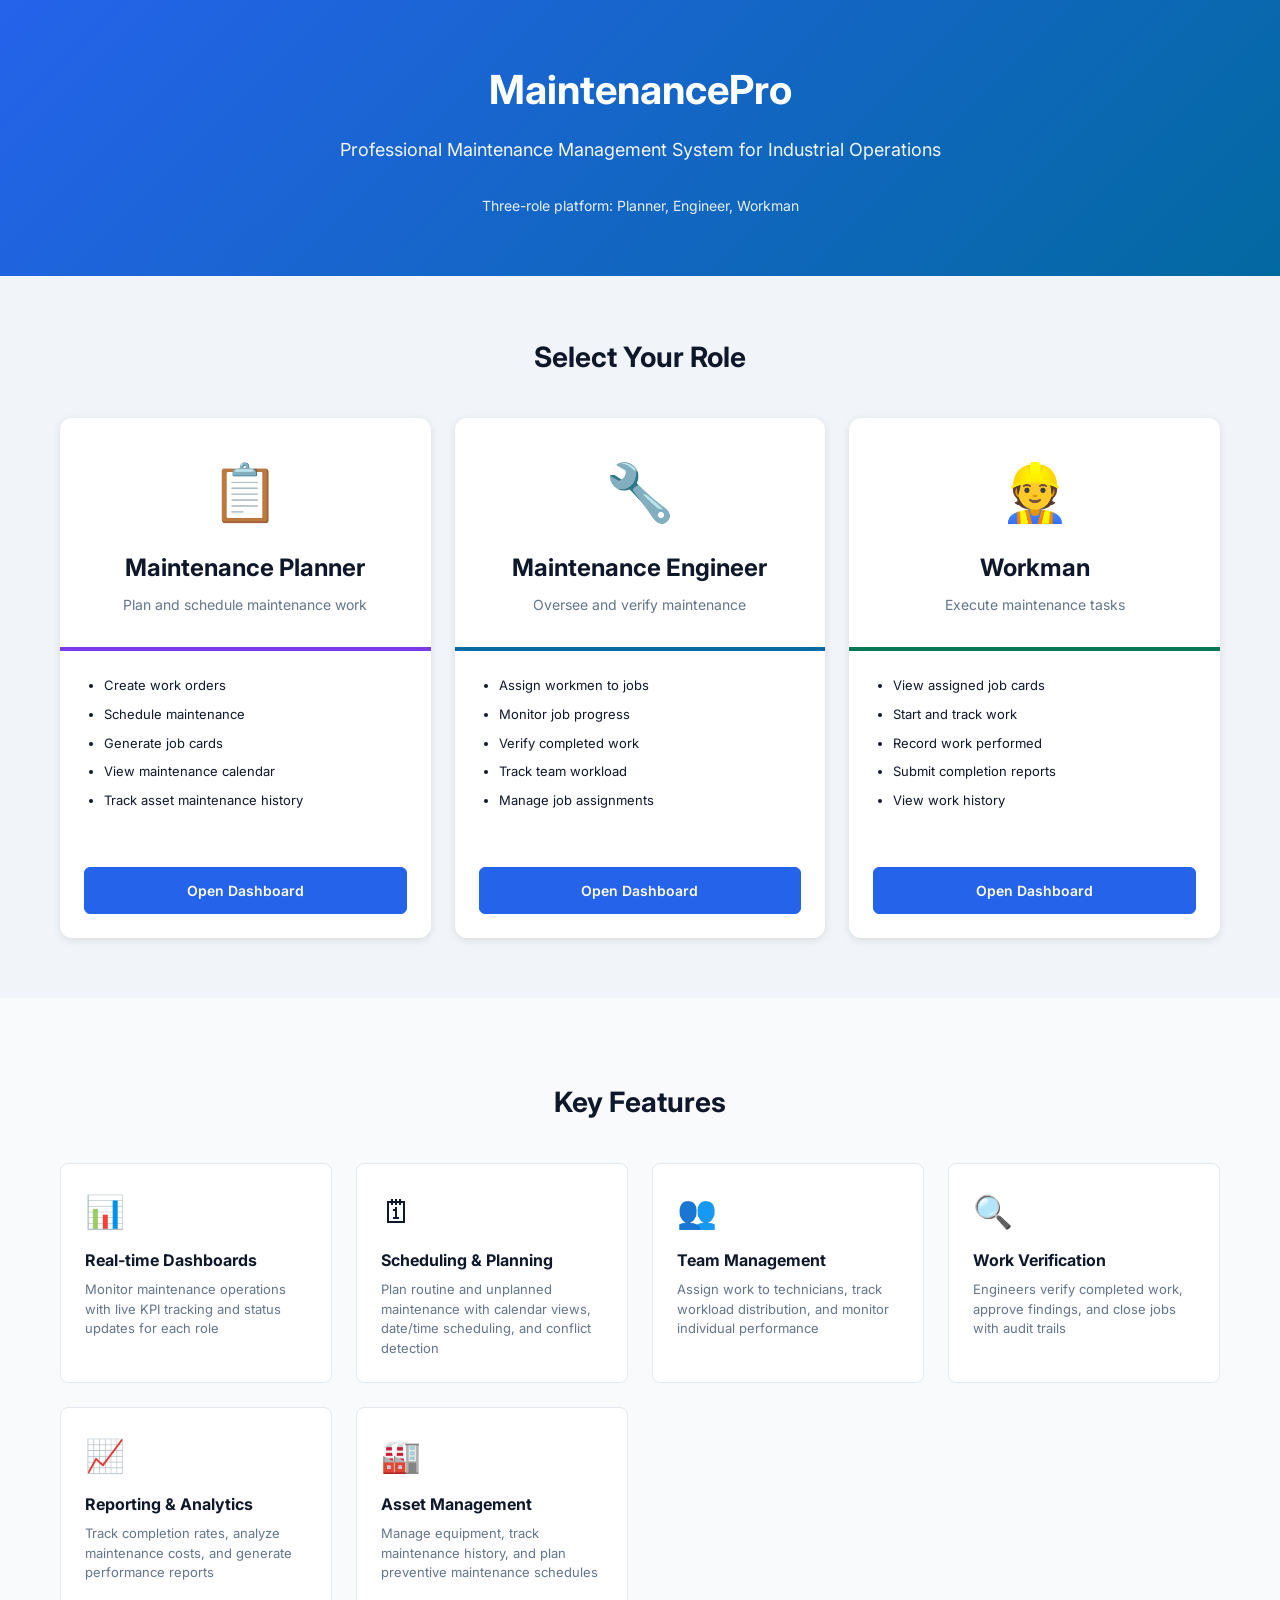
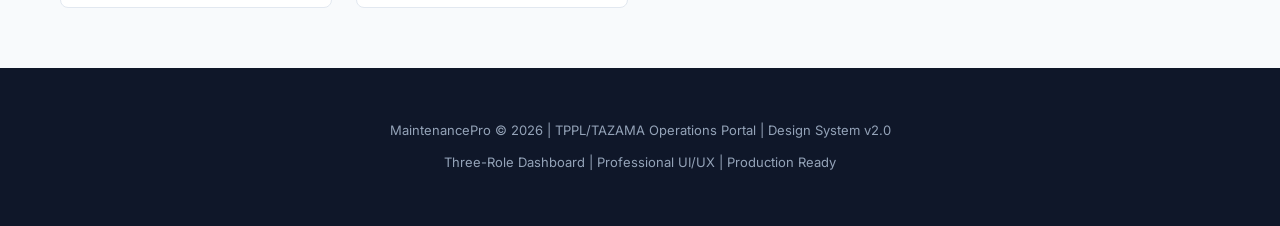
<file: maintenance-v2/INDEX.html>
<!DOCTYPE html>
<html lang="en">
<head>
    <meta charset="UTF-8">
    <meta name="viewport" content="width=device-width, initial-scale=1.0">
    <title>MaintenancePro - Maintenance Management System</title>
    <link rel="stylesheet" href="design-system.css">
    <style>
        .hero {
            background: linear-gradient(135deg, #2563eb 0%, #0369a1 100%);
            color: white;
            padding: 60px 20px;
            text-align: center;
            margin-bottom: 60px;
        }
        .hero h1 {
            font-size: 40px;
            margin: 0 0 16px 0;
            font-weight: 700;
        }
        .hero p {
            font-size: 18px;
            margin: 0 0 32px 0;
            opacity: 0.95;
        }
        .role-cards {
            display: grid;
            grid-template-columns: repeat(auto-fit, minmax(280px, 1fr));
            gap: 24px;
            margin-top: 40px;
        }
        .role-card {
            background: white;
            border-radius: 12px;
            overflow: hidden;
            box-shadow: 0 2px 8px rgba(0,0,0,0.1);
            transition: all 0.3s ease;
            display: flex;
            flex-direction: column;
        }
        .role-card:hover {
            transform: translateY(-4px);
            box-shadow: 0 8px 16px rgba(0,0,0,0.15);
        }
        .role-card-header {
            padding: 32px 24px;
            text-align: center;
        }
        .role-icon {
            font-size: 56px;
            margin-bottom: 16px;
        }
        .role-card h3 {
            font-size: 24px;
            font-weight: 700;
            margin: 0 0 8px 0;
        }
        .role-card p {
            color: var(--muted-foreground);
            font-size: 14px;
            line-height: 1.5;
            margin: 0;
        }
        .role-card-color {
            height: 4px;
        }
        .role-card-body {
            padding: 24px;
            flex: 1;
            display: flex;
            flex-direction: column;
        }
        .role-card-body ul {
            margin: 0 0 24px 0;
            padding: 0 0 0 20px;
            font-size: 13px;
            line-height: 1.6;
        }
        .role-card-body li {
            margin-bottom: 8px;
            color: var(--foreground);
        }
        .role-card-footer {
            padding: 0 24px 24px 24px;
            display: flex;
            gap: 8px;
        }
        .btn-large {
            flex: 1;
            padding: 12px 16px;
            font-size: 14px;
            font-weight: 600;
        }
        .color-planner { background: #7c3aed; }
        .color-engineer { background: #0369a1; }
        .color-workman { background: #047857; }
        .features {
            background: #f8fafc;
            padding: 60px 20px;
            margin-top: 60px;
        }
        .features h2 {
            text-align: center;
            font-size: 28px;
            margin-bottom: 40px;
        }
        .feature-grid {
            display: grid;
            grid-template-columns: repeat(auto-fit, minmax(240px, 1fr));
            gap: 24px;
            max-width: 1200px;
            margin: 0 auto;
        }
        .feature-item {
            background: white;
            padding: 24px;
            border-radius: 8px;
            border: 1px solid var(--border);
        }
        .feature-item h4 {
            font-size: 16px;
            margin-top: 12px;
            margin-bottom: 8px;
            color: var(--foreground);
        }
        .feature-item p {
            font-size: 13px;
            color: var(--muted-foreground);
            line-height: 1.5;
            margin: 0;
        }
        .feature-icon {
            font-size: 32px;
        }
        .container {
            max-width: 1200px;
            margin: 0 auto;
            padding: 0 20px;
        }
        .footer {
            background: #0f1729;
            color: #94a3b8;
            padding: 40px 20px;
            text-align: center;
            font-size: 13px;
        }
    </style>
</head>
<body>
    <!-- Hero Section -->
    <section class="hero">
        <div class="container">
            <h1>MaintenancePro</h1>
            <p>Professional Maintenance Management System for Industrial Operations</p>
            <div style="font-size: 14px; opacity: 0.9;">Three-role platform: Planner, Engineer, Workman</div>
        </div>
    </section>

    <!-- Role Selection -->
    <section class="container">
        <h2 style="text-align: center; font-size: 28px; margin-bottom: 40px; color: var(--foreground);">Select Your Role</h2>
        
        <div class="role-cards">
            <!-- Planner Card -->
            <div class="role-card">
                <div class="role-card-header">
                    <div class="role-icon">📋</div>
                    <h3>Maintenance Planner</h3>
                    <p>Plan and schedule maintenance work</p>
                </div>
                <div class="role-card-color color-planner"></div>
                <div class="role-card-body">
                    <ul>
                        <li>Create work orders</li>
                        <li>Schedule maintenance</li>
                        <li>Generate job cards</li>
                        <li>View maintenance calendar</li>
                        <li>Track asset maintenance history</li>
                    </ul>
                </div>
                <div class="role-card-footer">
                    <a href="dashboard-planner.html" class="btn btn-primary btn-large">Open Dashboard</a>
                </div>
            </div>

            <!-- Engineer Card -->
            <div class="role-card">
                <div class="role-card-header">
                    <div class="role-icon">🔧</div>
                    <h3>Maintenance Engineer</h3>
                    <p>Oversee and verify maintenance</p>
                </div>
                <div class="role-card-color color-engineer"></div>
                <div class="role-card-body">
                    <ul>
                        <li>Assign workmen to jobs</li>
                        <li>Monitor job progress</li>
                        <li>Verify completed work</li>
                        <li>Track team workload</li>
                        <li>Manage job assignments</li>
                    </ul>
                </div>
                <div class="role-card-footer">
                    <a href="dashboard-engineer.html" class="btn btn-primary btn-large">Open Dashboard</a>
                </div>
            </div>

            <!-- Workman Card -->
            <div class="role-card">
                <div class="role-card-header">
                    <div class="role-icon">👷</div>
                    <h3>Workman</h3>
                    <p>Execute maintenance tasks</p>
                </div>
                <div class="role-card-color color-workman"></div>
                <div class="role-card-body">
                    <ul>
                        <li>View assigned job cards</li>
                        <li>Start and track work</li>
                        <li>Record work performed</li>
                        <li>Submit completion reports</li>
                        <li>View work history</li>
                    </ul>
                </div>
                <div class="role-card-footer">
                    <a href="dashboard-workman.html" class="btn btn-primary btn-large">Open Dashboard</a>
                </div>
            </div>
        </div>
    </section>

    <!-- Features Section -->
    <section class="features">
        <div class="container">
            <h2>Key Features</h2>
            <div class="feature-grid">
                <div class="feature-item">
                    <div class="feature-icon">📊</div>
                    <h4>Real-time Dashboards</h4>
                    <p>Monitor maintenance operations with live KPI tracking and status updates for each role</p>
                </div>
                <div class="feature-item">
                    <div class="feature-icon">🗓</div>
                    <h4>Scheduling & Planning</h4>
                    <p>Plan routine and unplanned maintenance with calendar views, date/time scheduling, and conflict detection</p>
                </div>
                <div class="feature-item">
                    <div class="feature-icon">👥</div>
                    <h4>Team Management</h4>
                    <p>Assign work to technicians, track workload distribution, and monitor individual performance</p>
                </div>
                <div class="feature-item">
                    <div class="feature-icon">🔍</div>
                    <h4>Work Verification</h4>
                    <p>Engineers verify completed work, approve findings, and close jobs with audit trails</p>
                </div>
                <div class="feature-item">
                    <div class="feature-icon">📈</div>
                    <h4>Reporting & Analytics</h4>
                    <p>Track completion rates, analyze maintenance costs, and generate performance reports</p>
                </div>
                <div class="feature-item">
                    <div class="feature-icon">🏭</div>
                    <h4>Asset Management</h4>
                    <p>Manage equipment, track maintenance history, and plan preventive maintenance schedules</p>
                </div>
            </div>
        </div>
    </section>

    <!-- Footer -->
    <section class="footer">
        <p>MaintenancePro © 2026 | TPPL/TAZAMA Operations Portal | Design System v2.0</p>
        <p style="margin-top: 12px;">Three-Role Dashboard | Professional UI/UX | Production Ready</p>
    </section>
</body>
</html>
</file>
<file: maintenance-v2/design-system.css>
@import url('https://fonts.googleapis.com/css2?family=Inter:wght@300;400;500;600;700&display=swap');

:root {
  --background: #f1f5f9;
  --foreground: #0f172a;
  --card: #ffffff;
  --card-foreground: #0f172a;
  --primary: #2563eb;
  --primary-foreground: #ffffff;
  --secondary: #e2e8f0;
  --secondary-foreground: #334155;
  --muted: #f8fafc;
  --muted-foreground: #64748b;
  --accent: #0ea5e9;
  --accent-foreground: #ffffff;
  --border: #e2e8f0;
  --ring: #2563eb;
  --radius: 6px;
  --sidebar-bg: #0f1729;
  --sidebar-text: #94a3b8;
  --sidebar-text-active: #f1f5f9;
  --sidebar-accent: #1e3a5f;
}

* {
  box-sizing: border-box;
}

html {
  font-size: 14px;
}

body {
  font-family: 'Inter', system-ui, -apple-system, sans-serif;
  background-color: var(--background);
  color: var(--foreground);
  margin: 0;
  padding: 0;
  line-height: 1.5;
  -webkit-font-smoothing: antialiased;
}

::-webkit-scrollbar {
  width: 5px;
  height: 5px;
}
::-webkit-scrollbar-track {
  background: transparent;
}
::-webkit-scrollbar-thumb {
  background: #cbd5e1;
  border-radius: 3px;
}
::-webkit-scrollbar-thumb:hover {
  background: #94a3b8;
}

/* Layout */
.layout {
  display: flex;
  height: 100vh;
  overflow: hidden;
}

/* Sidebar */
.sidebar {
  width: 240px;
  background: var(--sidebar-bg);
  border-right: 1px solid #1e293b;
  display: flex;
  flex-direction: column;
  overflow-y: auto;
  flex-shrink: 0;
  transition: width 0.2s ease;
}

.sidebar.collapsed {
  width: 64px;
}

.sidebar-header {
  display: flex;
  align-items: center;
  gap: 12px;
  padding: 14px 16px;
  height: 56px;
  flex-shrink: 0;
  border-bottom: 1px solid #1e293b;
}

.sidebar-logo {
  width: 32px;
  height: 32px;
  background: var(--primary);
  border-radius: 6px;
  display: flex;
  align-items: center;
  justify-content: center;
  color: white;
  font-weight: 700;
  font-size: 12px;
  flex-shrink: 0;
}

.sidebar-title {
  color: white;
  font-weight: 600;
  font-size: 14px;
  line-height: 1.2;
}

.sidebar-subtitle {
  font-size: 11px;
  color: var(--sidebar-text);
}

.sidebar.collapsed .sidebar-title,
.sidebar.collapsed .sidebar-subtitle {
  display: none;
}

.sidebar-nav {
  flex: 1;
  padding: 12px 8px;
  overflow-y: auto;
}

.nav-section {
  margin-bottom: 20px;
}

.nav-label {
  font-size: 11px;
  font-weight: 600;
  text-transform: uppercase;
  color: #475569;
  padding: 12px 8px;
  letter-spacing: 0.5px;
}

.sidebar.collapsed .nav-label {
  display: none;
}

.nav-link {
  display: flex;
  align-items: center;
  gap: 12px;
  padding: 10px 8px;
  border-radius: 6px;
  color: var(--sidebar-text);
  text-decoration: none;
  font-size: 14px;
  font-weight: 500;
  transition: all 0.2s;
  cursor: pointer;
  border: none;
  background: transparent;
  width: 100%;
  text-align: left;
  margin-bottom: 4px;
}

.nav-link:hover {
  background: rgba(30, 58, 95, 0.5);
  color: var(--sidebar-text-active);
}

.nav-link.active {
  background: var(--sidebar-accent);
  color: var(--sidebar-text-active);
}

.nav-icon {
  width: 20px;
  height: 20px;
  display: flex;
  align-items: center;
  justify-content: center;
  font-size: 16px;
  flex-shrink: 0;
}

.sidebar.collapsed .nav-link span:not(.nav-icon) {
  display: none;
}

.sidebar.collapsed .nav-link {
  padding: 10px;
  justify-content: center;
}

.user-section {
  padding: 15px 8px;
  margin-top: auto;
  border-top: 1px solid #1e293b;
  flex-shrink: 0;
}

.sidebar.collapsed .user-section {
  padding: 10px 8px;
}

.user-info {
  display: flex;
  align-items: center;
  gap: 12px;
  padding: 8px;
  border-radius: 6px;
}

.sidebar.collapsed .user-info {
  justify-content: center;
}

.user-avatar {
  width: 32px;
  height: 32px;
  border-radius: 50%;
  background: var(--primary);
  display: flex;
  align-items: center;
  justify-content: center;
  color: white;
  font-weight: 600;
  font-size: 12px;
  flex-shrink: 0;
}

.user-details {
  flex: 1;
  min-width: 0;
}

.sidebar.collapsed .user-details {
  display: none;
}

.user-name {
  font-size: 13px;
  font-weight: 600;
  color: white;
  white-space: nowrap;
  overflow: hidden;
  text-overflow: ellipsis;
}

.user-role {
  font-size: 11px;
  color: var(--sidebar-text);
}

.btn-logout {
  width: 32px;
  height: 32px;
  border-radius: 50%;
  background: transparent;
  border: none;
  color: var(--sidebar-text);
  cursor: pointer;
  display: flex;
  align-items: center;
  justify-content: center;
  transition: all 0.2s;
  flex-shrink: 0;
}

.btn-logout:hover {
  background: rgba(255, 59, 48, 0.2);
  color: #ff3b30;
}

/* Main area */
.main-container {
  display: flex;
  flex-direction: column;
  flex: 1;
  min-width: 0;
  overflow: hidden;
}

/* Header */
.header {
  display: flex;
  align-items: center;
  justify-content: space-between;
  padding: 0 24px;
  height: 56px;
  flex-shrink: 0;
  border-bottom: 1px solid var(--border);
  background: var(--card);
}

.header-title h1 {
  font-size: 16px;
  font-weight: 600;
  color: var(--foreground);
  margin: 0;
}

.header-actions {
  display: flex;
  align-items: center;
  gap: 16px;
}

.header-user {
  display: flex;
  align-items: center;
  gap: 10px;
}

.header-avatar {
  width: 32px;
  height: 32px;
  border-radius: 50%;
  background: var(--primary);
  display: flex;
  align-items: center;
  justify-content: center;
  color: white;
  font-weight: 600;
  font-size: 12px;
}

.header-user-info {
  display: flex;
  flex-direction: column;
  gap: 2px;
}

.header-user-name {
  font-size: 13px;
  font-weight: 600;
  color: var(--foreground);
}

.header-user-role {
  font-size: 11px;
  color: var(--muted-foreground);
}

/* Main content */
.main {
  flex: 1;
  overflow-y: auto;
  padding: 24px;
}

/* Page header */
.page-header {
  display: flex;
  align-items: baseline;
  justify-content: space-between;
  margin-bottom: 24px;
  flex-wrap: wrap;
  gap: 16px;
}

.page-header h2 {
  font-size: 20px;
  font-weight: 600;
  color: var(--foreground);
  margin: 0;
}

.page-header p {
  font-size: 13px;
  color: var(--muted-foreground);
  margin: 4px 0 0 0;
}

.page-header-actions {
  display: flex;
  gap: 8px;
  flex-wrap: wrap;
}

/* Stat cards */
.stats-grid {
  display: grid;
  grid-template-columns: repeat(auto-fit, minmax(160px, 1fr));
  gap: 16px;
  margin-bottom: 24px;
}

.stat-card {
  background: var(--card);
  border: 1px solid var(--border);
  border-radius: 8px;
  padding: 16px;
  transition: all 0.2s;
}

.stat-card:hover {
  border-color: var(--primary);
  box-shadow: 0 1px 3px rgba(0, 0, 0, 0.05);
}

.stat-value {
  font-size: 28px;
  font-weight: 700;
  margin-bottom: 8px;
  line-height: 1;
}

.stat-label {
  font-size: 12px;
  line-height: 1.4;
  color: var(--muted-foreground);
}

/* Buttons */
.btn {
  display: inline-flex;
  align-items: center;
  justify-content: center;
  gap: 8px;
  padding: 8px 12px;
  border: 1px solid var(--border);
  border-radius: 6px;
  font-size: 14px;
  font-weight: 500;
  cursor: pointer;
  transition: all 0.2s;
  text-decoration: none;
  white-space: nowrap;
  font-family: inherit;
}

.btn-primary {
  background: var(--primary);
  color: white;
  border-color: var(--primary);
}

.btn-primary:hover {
  opacity: 0.9;
}

.btn-secondary {
  background: var(--card);
  color: var(--foreground);
  border-color: var(--border);
}

.btn-secondary:hover {
  background: var(--muted);
}

.btn-small {
  padding: 6px 10px;
  font-size: 12px;
}

/* Cards */
.card {
  background: var(--card);
  border: 1px solid var(--border);
  border-radius: 8px;
  overflow: hidden;
  margin-bottom: 24px;
}

.card-header {
  display: flex;
  align-items: center;
  justify-content: space-between;
  padding: 16px 20px;
  border-bottom: 1px solid var(--border);
}

.card-title {
  font-size: 14px;
  font-weight: 600;
  color: var(--foreground);
  margin: 0;
}

.card-badge {
  display: inline-flex;
  align-items: center;
  gap: 6px;
  padding: 4px 10px;
  background: #fee2e2;
  color: #991b1b;
  border-radius: 12px;
  font-size: 12px;
  font-weight: 600;
}

.card-body {
  padding: 20px;
}

.card-footer {
  padding: 16px 20px;
  border-top: 1px solid var(--border);
  background: #fafafa;
}

/* Tables */
.table-wrapper {
  overflow-x: auto;
}

.table {
  width: 100%;
  border-collapse: collapse;
  font-size: 14px;
}

.table thead {
  background: #f8fafc;
  border-bottom: 1px solid var(--border);
}

.table th {
  padding: 12px 16px;
  text-align: left;
  font-weight: 600;
  font-size: 12px;
  color: var(--muted-foreground);
  text-transform: uppercase;
  letter-spacing: 0.5px;
}

.table td {
  padding: 12px 16px;
  border-bottom: 1px solid var(--border);
}

.table tbody tr {
  transition: background-color 0.2s;
}

.table tbody tr:hover {
  background-color: #f8fafc;
}

.table tbody tr:last-child td {
  border-bottom: none;
}

.table-mono {
  font-family: 'JetBrains Mono', monospace;
  font-size: 12px;
  color: var(--muted-foreground);
}

/* Badges */
.badge {
  display: inline-flex;
  align-items: center;
  gap: 4px;
  padding: 4px 8px;
  border-radius: 4px;
  font-size: 12px;
  font-weight: 600;
}

.badge-new { background: #fee2e2; color: #991b1b; }
.badge-planned { background: #fef3c7; color: #92400e; }
.badge-scheduled { background: #dbeafe; color: #1e40af; }
.badge-assigned { background: #e9d5ff; color: #6d28d9; }
.badge-in-progress { background: #fecdd3; color: #9f1239; }
.badge-completed { background: #d1fae5; color: #065f46; }
.badge-verified { background: #ccfbf1; color: #164e63; }
.badge-closed { background: #e5e7eb; color: #374151; }

/* Forms */
.form-group {
  margin-bottom: 16px;
}

.form-label {
  display: block;
  margin-bottom: 6px;
  font-size: 13px;
  font-weight: 600;
  color: var(--foreground);
}

.form-input,
.form-select,
.form-textarea {
  width: 100%;
  padding: 8px 12px;
  border: 1px solid var(--border);
  border-radius: 6px;
  font-size: 14px;
  font-family: inherit;
  color: var(--foreground);
  background: var(--card);
  transition: all 0.2s;
}

.form-input:focus,
.form-select:focus,
.form-textarea:focus {
  outline: none;
  border-color: var(--primary);
  box-shadow: 0 0 0 3px rgba(37, 99, 235, 0.1);
}

.form-textarea {
  resize: vertical;
  min-height: 100px;
}

/* Job card */
.job-card {
  background: #fafafa;
  border: 1px solid var(--border);
  border-radius: 8px;
  margin-bottom: 12px;
  overflow: hidden;
}

.job-card-header {
  padding: 12px 16px;
  border-bottom: 1px solid var(--border);
  background: var(--card);
  display: flex;
  justify-content: space-between;
  align-items: flex-start;
}

.job-card-title {
  flex: 1;
}

.job-card-title-main {
  font-size: 14px;
  font-weight: 600;
  color: var(--foreground);
  margin: 0;
}

.job-card-title-sub {
  font-size: 12px;
  color: var(--muted-foreground);
  margin: 2px 0 0 0;
}

.job-card-body {
  padding: 16px;
}

.job-info-grid {
  display: grid;
  grid-template-columns: 1fr 1fr;
  gap: 16px;
  margin-bottom: 0;
}

.job-info-item {
  display: flex;
  flex-direction: column;
}

.job-info-label {
  font-size: 11px;
  font-weight: 600;
  text-transform: uppercase;
  color: var(--muted-foreground);
  letter-spacing: 0.5px;
  margin-bottom: 4px;
}

.job-info-value {
  font-size: 14px;
  color: var(--foreground);
  font-weight: 500;
}

.job-card-footer {
  padding: 12px 16px;
  background: #f8fafc;
  border-top: 1px solid var(--border);
  display: flex;
  gap: 8px;
}

/* Calendar */
.calendar {
  overflow-x: auto;
}

.calendar-grid {
  display: grid;
  min-width: 600px;
  gap: 0;
}

.calendar-cell {
  border: 1px solid var(--border);
  padding: 8px;
  min-height: 48px;
}

.calendar-event {
  background: #dbeafe;
  color: #1e40af;
  padding: 4px 6px;
  border-radius: 4px;
  font-size: 12px;
  white-space: nowrap;
  overflow: hidden;
  text-overflow: ellipsis;
}

/* Tabs */
.tabs {
  display: flex;
  gap: 0;
  border: 1px solid var(--border);
  border-radius: 6px;
  overflow: hidden;
}

.tab-btn {
  flex: 1;
  padding: 8px 12px;
  border: none;
  background: transparent;
  color: var(--muted-foreground);
  font-size: 13px;
  font-weight: 500;
  cursor: pointer;
  transition: all 0.2s;
  font-family: inherit;
}

.tab-btn.active {
  background: var(--primary);
  color: white;
}

.tab-btn:hover:not(.active) {
  background: var(--muted);
}

/* Empty state */
.empty-state {
  text-align: center;
  padding: 40px 20px;
  color: var(--muted-foreground);
}

.empty-state-icon {
  font-size: 48px;
  margin-bottom: 12px;
  opacity: 0.5;
}

.empty-state-title {
  font-size: 16px;
  font-weight: 600;
  color: var(--foreground);
  margin-bottom: 8px;
}

/* Responsive */
@media (max-width: 1024px) {
  .sidebar {
    width: 64px;
  }

  .sidebar-title,
  .sidebar-subtitle,
  .nav-label,
  .nav-link span:not(.nav-icon),
  .user-details {
    display: none;
  }

  .nav-link {
    padding: 10px;
    justify-content: center;
  }

  .job-info-grid {
    grid-template-columns: 1fr;
  }
}

@media (max-width: 768px) {
  .layout {
    flex-direction: column;
  }

  .sidebar {
    width: 100%;
    height: auto;
    border-right: none;
    border-bottom: 1px solid #1e293b;
    flex-direction: row;
  }

  .sidebar-nav {
    display: flex;
    flex: 1;
    padding: 0;
  }

  .nav-section {
    display: flex;
    gap: 4px;
    margin: 0;
  }

  .nav-label {
    display: none;
  }

  .nav-link {
    margin: 0;
    padding: 8px 12px;
  }

  .stats-grid {
    grid-template-columns: repeat(2, 1fr);
  }

  .page-header {
    flex-direction: column;
    align-items: flex-start;
  }

  .main {
    padding: 16px;
  }

  .header {
    flex-direction: column;
    height: auto;
    gap: 12px;
    padding: 12px 16px;
    align-items: flex-start;
  }

  .header-actions {
    width: 100%;
  }
}
</file>
